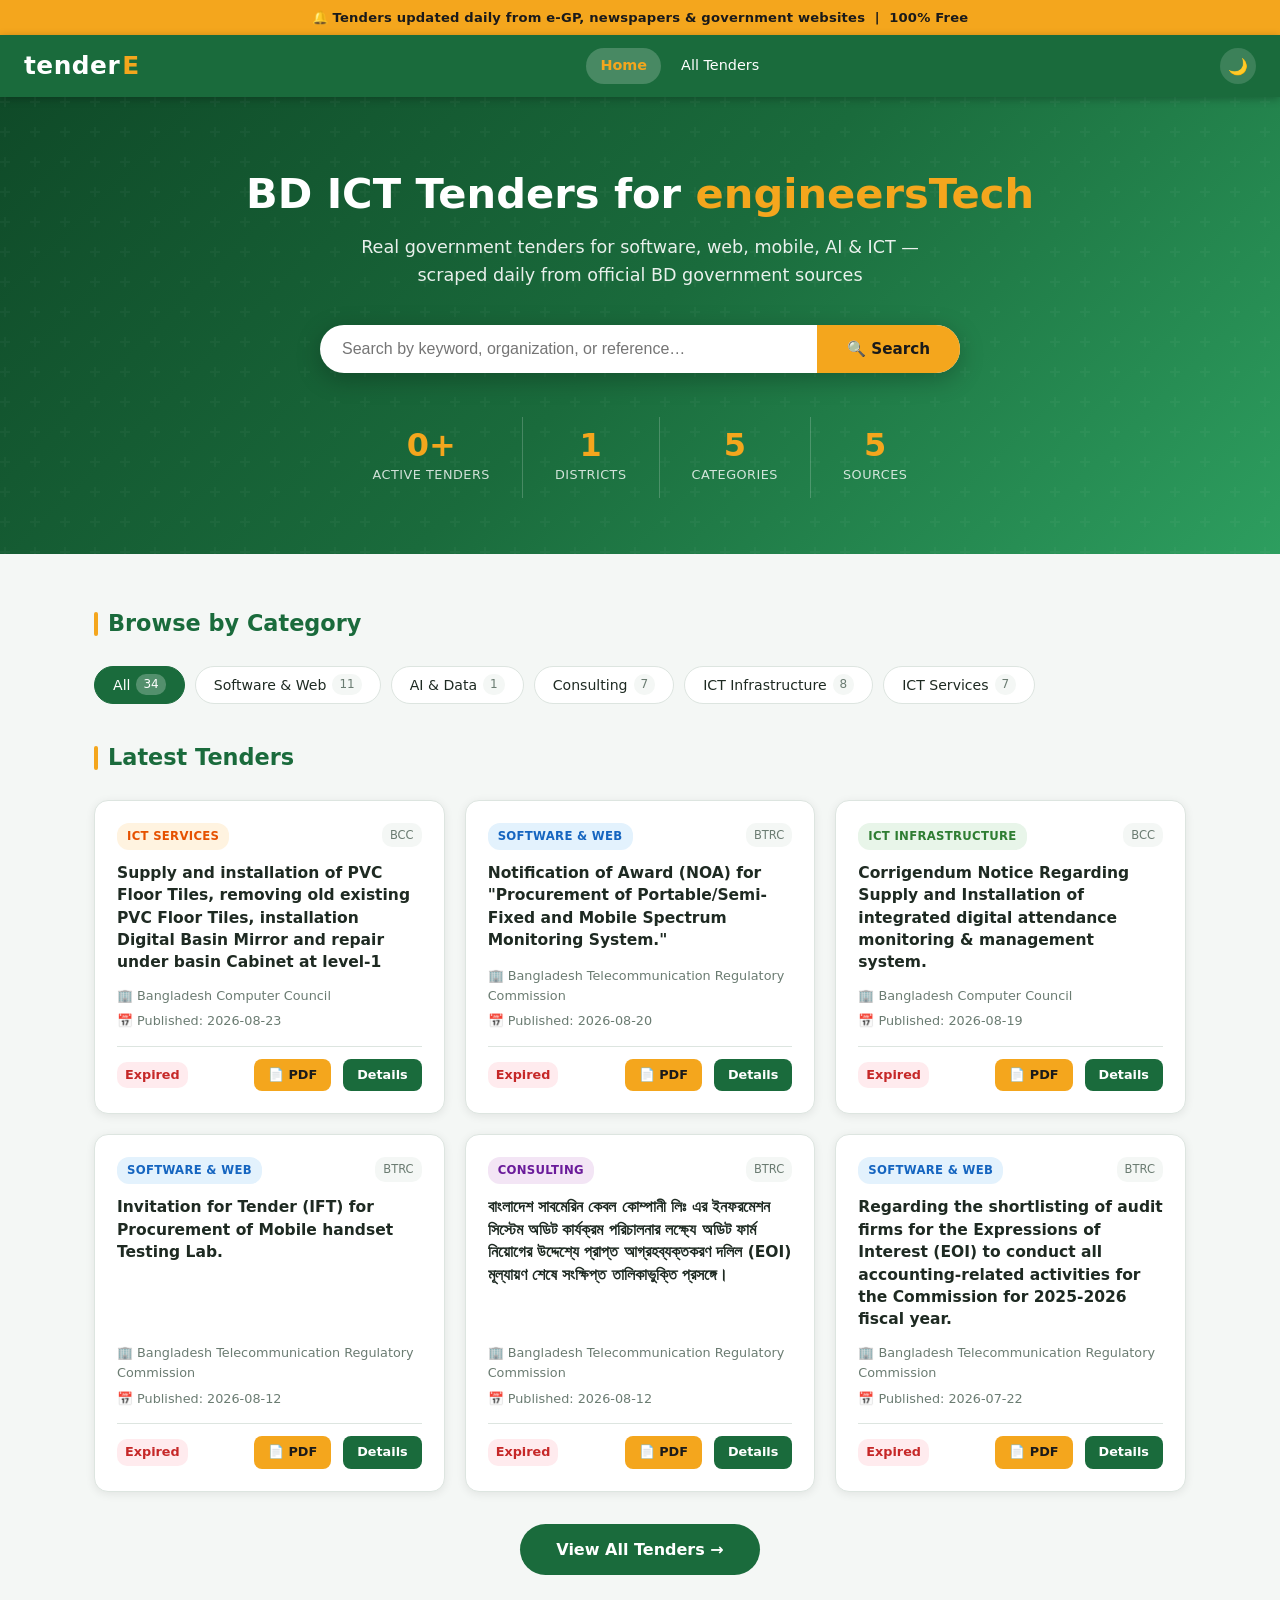
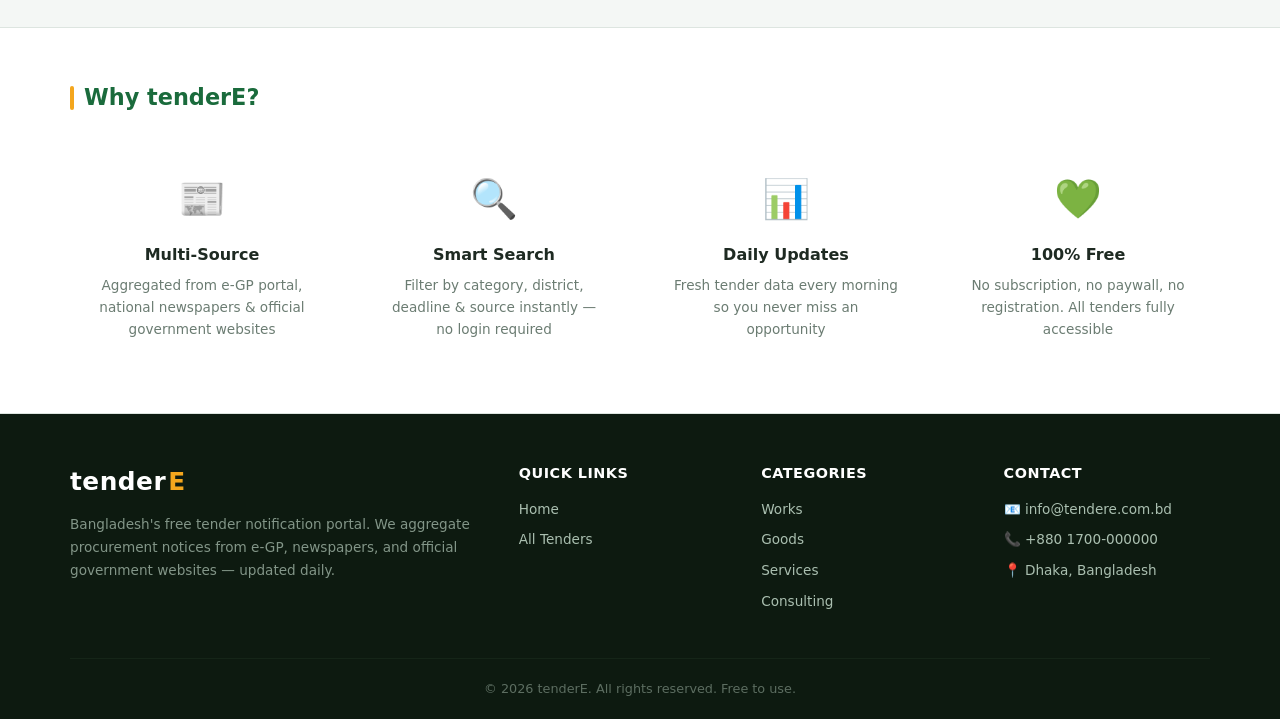
<file: index.html>
<!DOCTYPE html>
<html lang="en">
<head>
  <meta charset="UTF-8">
  <meta name="viewport" content="width=device-width, initial-scale=1.0">
  <title>tenderE – Bangladesh Tender Notification Portal</title>
  <meta name="description" content="Find latest Bangladesh government tenders, bids & procurement notices from e-GP, newspapers & official sources. Free to use.">
  <link rel="stylesheet" href="style.css">
</head>
<body>

<div class="notice-bar">🔔 Tenders updated daily from e-GP, newspapers & government websites &nbsp;|&nbsp; 100% Free</div>

<nav>
  <a href="index.html" class="nav-logo">tender<span>E</span></a>
  <div class="nav-links">
    <a href="index.html" class="active">Home</a>
    <a href="tenders.html">All Tenders</a>
  </div>
  <div class="nav-right">
    <button class="theme-btn" id="themeBtn" title="Toggle dark mode">🌙</button>
    <button class="hamburger" id="hamburger">☰</button>
  </div>
</nav>

<!-- Mobile Nav -->
<div class="mobile-nav" id="mobileNav">
  <div class="mobile-nav-panel">
    <button class="mobile-nav-close" id="mobileNavClose">✕</button>
    <div class="nav-logo" style="color:#fff;margin-bottom:16px">tender<span>E</span></div>
    <a href="index.html" class="active">🏠 Home</a>
    <a href="tenders.html">📋 All Tenders</a>
    <a href="tenders.html?cat=Works">🏗 Works</a>
    <a href="tenders.html?cat=Goods">📦 Goods</a>
    <a href="tenders.html?cat=Services">🛠 Services</a>
    <a href="tenders.html?cat=Consulting">💼 Consulting</a>
  </div>
</div>

<section class="hero">
  <div class="hero-content">
    <h1>BD ICT Tenders for <span>engineersTech</span></h1>
    <p>Real government tenders for software, web, mobile, AI & ICT — scraped daily from official BD government sources</p>
    <div class="search-box">
      <input type="text" id="heroSearch" placeholder="Search by keyword, organization, or reference…" autocomplete="off">
      <button onclick="doSearch()">🔍 Search</button>
    </div>
    <div class="hero-stats">
      <div class="stat-item"><strong id="statTotal">0</strong><span>Active Tenders</span></div>
      <div class="stat-item"><strong id="statDistricts">0</strong><span>Districts</span></div>
      <div class="stat-item"><strong id="statCategories">0</strong><span>Categories</span></div>
      <div class="stat-item"><strong id="statSources">0</strong><span>Sources</span></div>
    </div>
  </div>
</section>

<div class="section">
  <div class="section-title">Browse by Category</div>
  <div class="categories" id="catPills"></div>

  <div class="section-title">Latest Tenders</div>
  <div class="tender-grid" id="tenderGrid"></div>

  <div style="text-align:center;margin-top:32px">
    <a href="tenders.html" class="btn-primary" style="display:inline-flex;padding:13px 36px;border-radius:50px;font-size:1rem">View All Tenders →</a>
  </div>
</div>

<div class="features-section">
  <div style="max-width:1140px;margin:0 auto">
    <div class="section-title" style="margin-bottom:32px">Why tenderE?</div>
    <div class="features-grid">
      <div class="feature-item"><span class="feature-icon">📰</span><h3>Multi-Source</h3><p>Aggregated from e-GP portal, national newspapers & official government websites</p></div>
      <div class="feature-item"><span class="feature-icon">🔍</span><h3>Smart Search</h3><p>Filter by category, district, deadline & source instantly — no login required</p></div>
      <div class="feature-item"><span class="feature-icon">📊</span><h3>Daily Updates</h3><p>Fresh tender data every morning so you never miss an opportunity</p></div>
      <div class="feature-item"><span class="feature-icon">💚</span><h3>100% Free</h3><p>No subscription, no paywall, no registration. All tenders fully accessible</p></div>
    </div>
  </div>
</div>

<footer>
  <div class="footer-grid">
    <div class="footer-brand">
      <div class="nav-logo">tender<span style="color:var(--accent)">E</span></div>
      <p>Bangladesh's free tender notification portal. We aggregate procurement notices from e-GP, newspapers, and official government websites — updated daily.</p>
    </div>
    <div>
      <h4>Quick Links</h4>
      <ul>
        <li><a href="index.html">Home</a></li>
        <li><a href="tenders.html">All Tenders</a></li>
      </ul>
    </div>
    <div>
      <h4>Categories</h4>
      <ul>
        <li><a href="tenders.html?cat=Works">Works</a></li>
        <li><a href="tenders.html?cat=Goods">Goods</a></li>
        <li><a href="tenders.html?cat=Services">Services</a></li>
        <li><a href="tenders.html?cat=Consulting">Consulting</a></li>
      </ul>
    </div>
    <div>
      <h4>Contact</h4>
      <ul>
        <li>📧 info@tendere.com.bd</li>
        <li>📞 +880 1700-000000</li>
        <li>📍 Dhaka, Bangladesh</li>
      </ul>
    </div>
  </div>
  <div class="footer-bottom">© 2026 tenderE. All rights reserved. Free to use.</div>
</footer>

<script src="data.js"></script>
<script>
  // Dark mode
  const html = document.documentElement;
  const themeBtn = document.getElementById("themeBtn");
  if (localStorage.getItem("theme") === "dark") { html.setAttribute("data-theme","dark"); themeBtn.textContent = "☀️"; }
  themeBtn.onclick = () => {
    const dark = html.getAttribute("data-theme") === "dark";
    html.setAttribute("data-theme", dark ? "light" : "dark");
    themeBtn.textContent = dark ? "🌙" : "☀️";
    localStorage.setItem("theme", dark ? "light" : "dark");
  };

  // Mobile nav
  const mobileNav = document.getElementById("mobileNav");
  document.getElementById("hamburger").onclick = () => mobileNav.classList.add("open");
  document.getElementById("mobileNavClose").onclick = () => mobileNav.classList.remove("open");
  mobileNav.addEventListener("click", e => { if (e.target === mobileNav) mobileNav.classList.remove("open"); });

  // Animated counter
  function animateCount(el, target, suffix="") {
    let start = 0, step = Math.ceil(target / 30);
    const timer = setInterval(() => {
      start = Math.min(start + step, target);
      el.textContent = start + suffix;
      if (start >= target) clearInterval(timer);
    }, 40);
  }

  // Stats
  const active = TENDERS.filter(t => daysLeft(t.deadline) >= 0).length;
  const districts = new Set(TENDERS.map(t => t.district)).size;
  const sources = new Set(TENDERS.map(t => t.source)).size;
  animateCount(document.getElementById("statTotal"), active, "+");
  animateCount(document.getElementById("statDistricts"), districts);
  animateCount(document.getElementById("statCategories"), CATEGORIES.length - 1);
  animateCount(document.getElementById("statSources"), sources);

  // Category pills with counts
  let activeCategory = "All";
  const pillsEl = document.getElementById("catPills");
  CATEGORIES.forEach(c => {
    const count = c === "All" ? TENDERS.length : TENDERS.filter(t => t.category === c).length;
    const el = document.createElement("span");
    el.className = "cat-pill" + (c === "All" ? " active" : "");
    el.innerHTML = `${c} <span class="count">${count}</span>`;
    el.onclick = () => {
      activeCategory = c;
      document.querySelectorAll(".cat-pill").forEach(p => p.classList.remove("active"));
      el.classList.add("active");
      renderHome();
    };
    pillsEl.appendChild(el);
  });

  function renderHome() {
    const list = filterTenders({ category: activeCategory }).slice(0, 6);
    document.getElementById("tenderGrid").innerHTML = list.map(renderCard).join("");
  }

  function doSearch() {
    const q = document.getElementById("heroSearch").value.trim();
    window.location.href = q ? `tenders.html?q=${encodeURIComponent(q)}` : "tenders.html";
  }
  document.getElementById("heroSearch").addEventListener("keydown", e => { if (e.key === "Enter") doSearch(); });

  renderHome();
</script>
</body>
</html>
</file>
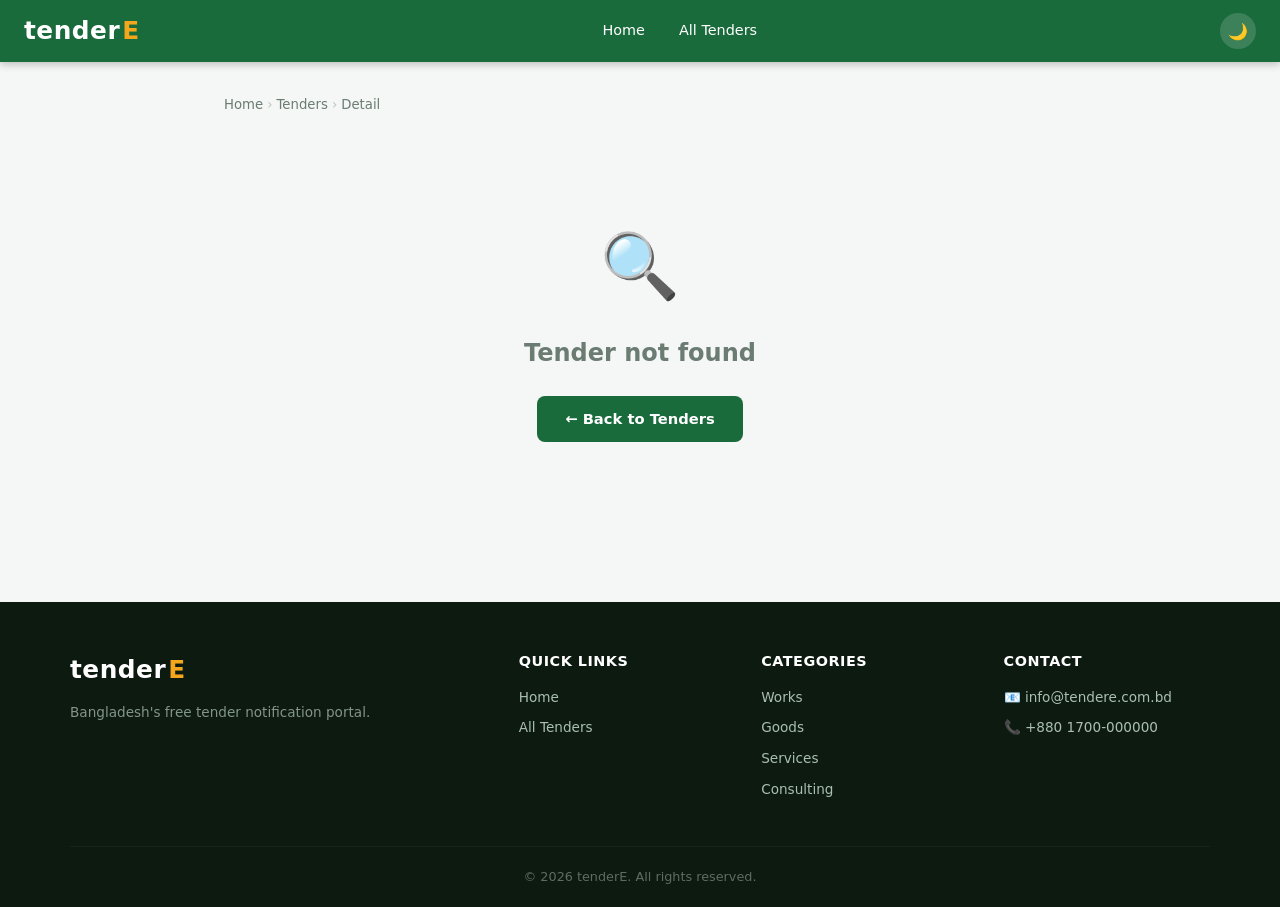
<file: detail.html>
<!DOCTYPE html>
<html lang="en">
<head>
  <meta charset="UTF-8">
  <meta name="viewport" content="width=device-width, initial-scale=1.0">
  <title>Tender Detail – tenderE</title>
  <link rel="stylesheet" href="style.css">
</head>
<body>

<nav>
  <a href="index.html" class="nav-logo">tender<span>E</span></a>
  <div class="nav-links">
    <a href="index.html">Home</a>
    <a href="tenders.html">All Tenders</a>
  </div>
  <div class="nav-right">
    <button class="theme-btn" id="themeBtn" title="Toggle dark mode">🌙</button>
    <button class="hamburger" id="hamburger">☰</button>
  </div>
</nav>

<div class="mobile-nav" id="mobileNav">
  <div class="mobile-nav-panel">
    <button class="mobile-nav-close" id="mobileNavClose">✕</button>
    <div class="nav-logo" style="color:#fff;margin-bottom:16px">tender<span>E</span></div>
    <a href="index.html">🏠 Home</a>
    <a href="tenders.html" class="active">📋 All Tenders</a>
  </div>
</div>

<div class="detail-wrap">
  <div class="breadcrumb">
    <a href="index.html">Home</a>
    <span class="sep">›</span>
    <a href="tenders.html">Tenders</a>
    <span class="sep">›</span>
    <span id="breadTitle">Detail</span>
  </div>
  <div id="detailContent"></div>
</div>

<footer>
  <div class="footer-grid">
    <div class="footer-brand">
      <div class="nav-logo">tender<span style="color:var(--accent)">E</span></div>
      <p>Bangladesh's free tender notification portal.</p>
    </div>
    <div><h4>Quick Links</h4><ul><li><a href="index.html">Home</a></li><li><a href="tenders.html">All Tenders</a></li></ul></div>
    <div><h4>Categories</h4><ul><li><a href="tenders.html?cat=Works">Works</a></li><li><a href="tenders.html?cat=Goods">Goods</a></li><li><a href="tenders.html?cat=Services">Services</a></li><li><a href="tenders.html?cat=Consulting">Consulting</a></li></ul></div>
    <div><h4>Contact</h4><ul><li>📧 info@tendere.com.bd</li><li>📞 +880 1700-000000</li></ul></div>
  </div>
  <div class="footer-bottom">© 2026 tenderE. All rights reserved.</div>
</footer>

<script src="data.js"></script>
<script>
  // Dark mode
  const html = document.documentElement;
  const themeBtn = document.getElementById("themeBtn");
  if (localStorage.getItem("theme") === "dark") { html.setAttribute("data-theme","dark"); themeBtn.textContent = "☀️"; }
  themeBtn.onclick = () => {
    const dark = html.getAttribute("data-theme") === "dark";
    html.setAttribute("data-theme", dark ? "light" : "dark");
    themeBtn.textContent = dark ? "🌙" : "☀️";
    localStorage.setItem("theme", dark ? "light" : "dark");
  };

  // Mobile nav
  const mobileNav = document.getElementById("mobileNav");
  document.getElementById("hamburger").onclick = () => mobileNav.classList.add("open");
  document.getElementById("mobileNavClose").onclick = () => mobileNav.classList.remove("open");
  mobileNav.addEventListener("click", e => { if (e.target === mobileNav) mobileNav.classList.remove("open"); });

  const id = parseInt(new URLSearchParams(location.search).get("id"));
  const t = TENDERS.find(x => x.id === id);

  if (!t) {
    document.getElementById("detailContent").innerHTML = `
      <div style="text-align:center;padding:80px 24px;color:var(--muted)">
        <div style="font-size:4rem;margin-bottom:16px">🔍</div>
        <h2 style="margin-bottom:8px">Tender not found</h2>
        <a href="tenders.html" class="btn-primary" style="display:inline-flex;margin-top:16px">← Back to Tenders</a>
      </div>`;
  } else {
    document.title = t.title + " – tenderE";
    document.getElementById("breadTitle").textContent = t.ref;

    const d = daysLeft(t.deadline);
    const alert = d < 0
      ? `<div class="alert alert-danger">⚠ This tender has expired.</div>`
      : d <= 5
      ? `<div class="alert alert-warning">⚠ Deadline in ${d} day${d===1?'':'s'} — act quickly!</div>`
      : "";

    // Related tenders: same category, different id, max 4
    const related = TENDERS.filter(x => x.category === t.category && x.id !== t.id).slice(0, 4);
    const relatedHtml = related.length ? `
      <div class="related-section">
        <h3>Related Tenders (${t.category})</h3>
        <div class="related-grid">
          ${related.map(r => `
          <div class="related-card">
            <h4><a href="detail.html?id=${r.id}">${r.title}</a></h4>
            <p>📍 ${r.district} &nbsp;·&nbsp; ${deadlineLabel(r.deadline)}</p>
          </div>`).join("")}
        </div>
      </div>` : "";

    document.getElementById("detailContent").innerHTML = `
    <div class="detail-card">
      ${alert}
      <div class="detail-actions-top">
        <button class="btn-action" onclick="window.print()">🖨 Print</button>
        <button class="btn-action" onclick="shareThis()">🔗 Share</button>
        <a href="tenders.html?cat=${encodeURIComponent(t.category)}" class="btn-action">📂 More ${t.category}</a>
      </div>

      <span class="card-badge ${badgeClass(t.category)}">${t.category}</span>
      <h1>${t.title}</h1>

      <div class="detail-meta">
        <div class="meta-item"><label>Reference No.</label><span>${t.ref}</span></div>
        <div class="meta-item"><label>Organization</label><span>${t.org}</span></div>
        <div class="meta-item"><label>District</label><span>📍 ${t.district}</span></div>
        <div class="meta-item"><label>Source</label><span>${t.source}</span></div>
        <div class="meta-item"><label>Published</label><span>${t.date}</span></div>
        <div class="meta-item"><label>Deadline</label><span style="font-weight:700;color:${d<0?'#c62828':d<=5?'#e65100':'var(--primary)'}">${t.deadline}</span></div>
        <div class="meta-item"><label>Estimated Value</label><span style="font-weight:700;font-size:1.05rem">${t.value}</span></div>
        <div class="meta-item"><label>Days Remaining</label><span>${d < 0 ? '<span style="color:#c62828">Expired</span>' : `<span style="color:var(--primary);font-weight:700">${d} days</span>`}</span></div>
      </div>

      <div class="detail-section">
        <h3>About This Tender</h3>
        <p>This procurement notice has been issued by <strong>${t.org}</strong> under the <strong>${t.category}</strong> category. Published on ${t.date}, bids must be submitted before <strong>${t.deadline}</strong>.</p>
        <p style="margin-top:10px">Interested bidders should review all tender documents carefully and ensure compliance with the Public Procurement Act 2006 and relevant regulations before submitting.</p>
      </div>

      <div class="detail-section">
        <h3>Eligibility Requirements</h3>
        <ul>
          <li>Valid trade license and TIN certificate</li>
          <li>Relevant experience in ${t.category.toLowerCase()} contracts</li>
          <li>Financial capacity as specified in tender documents</li>
          <li>Registration with relevant professional bodies (if applicable)</li>
          <li>No blacklisting by any government agency</li>
        </ul>
      </div>

      <div class="detail-bottom-actions">
        <a href="tenders.html" class="btn-outline">← Back to List</a>
        <a href="tenders.html?cat=${encodeURIComponent(t.category)}" class="btn-primary">Browse ${t.category} Tenders</a>
      </div>
    </div>

    ${relatedHtml}`;
  }

  function shareThis() {
    if (navigator.share) {
      navigator.share({ title: t?.title, url: location.href });
    } else {
      navigator.clipboard.writeText(location.href).then(() => alert("Link copied to clipboard!"));
    }
  }
</script>
</body>
</html>
</file>
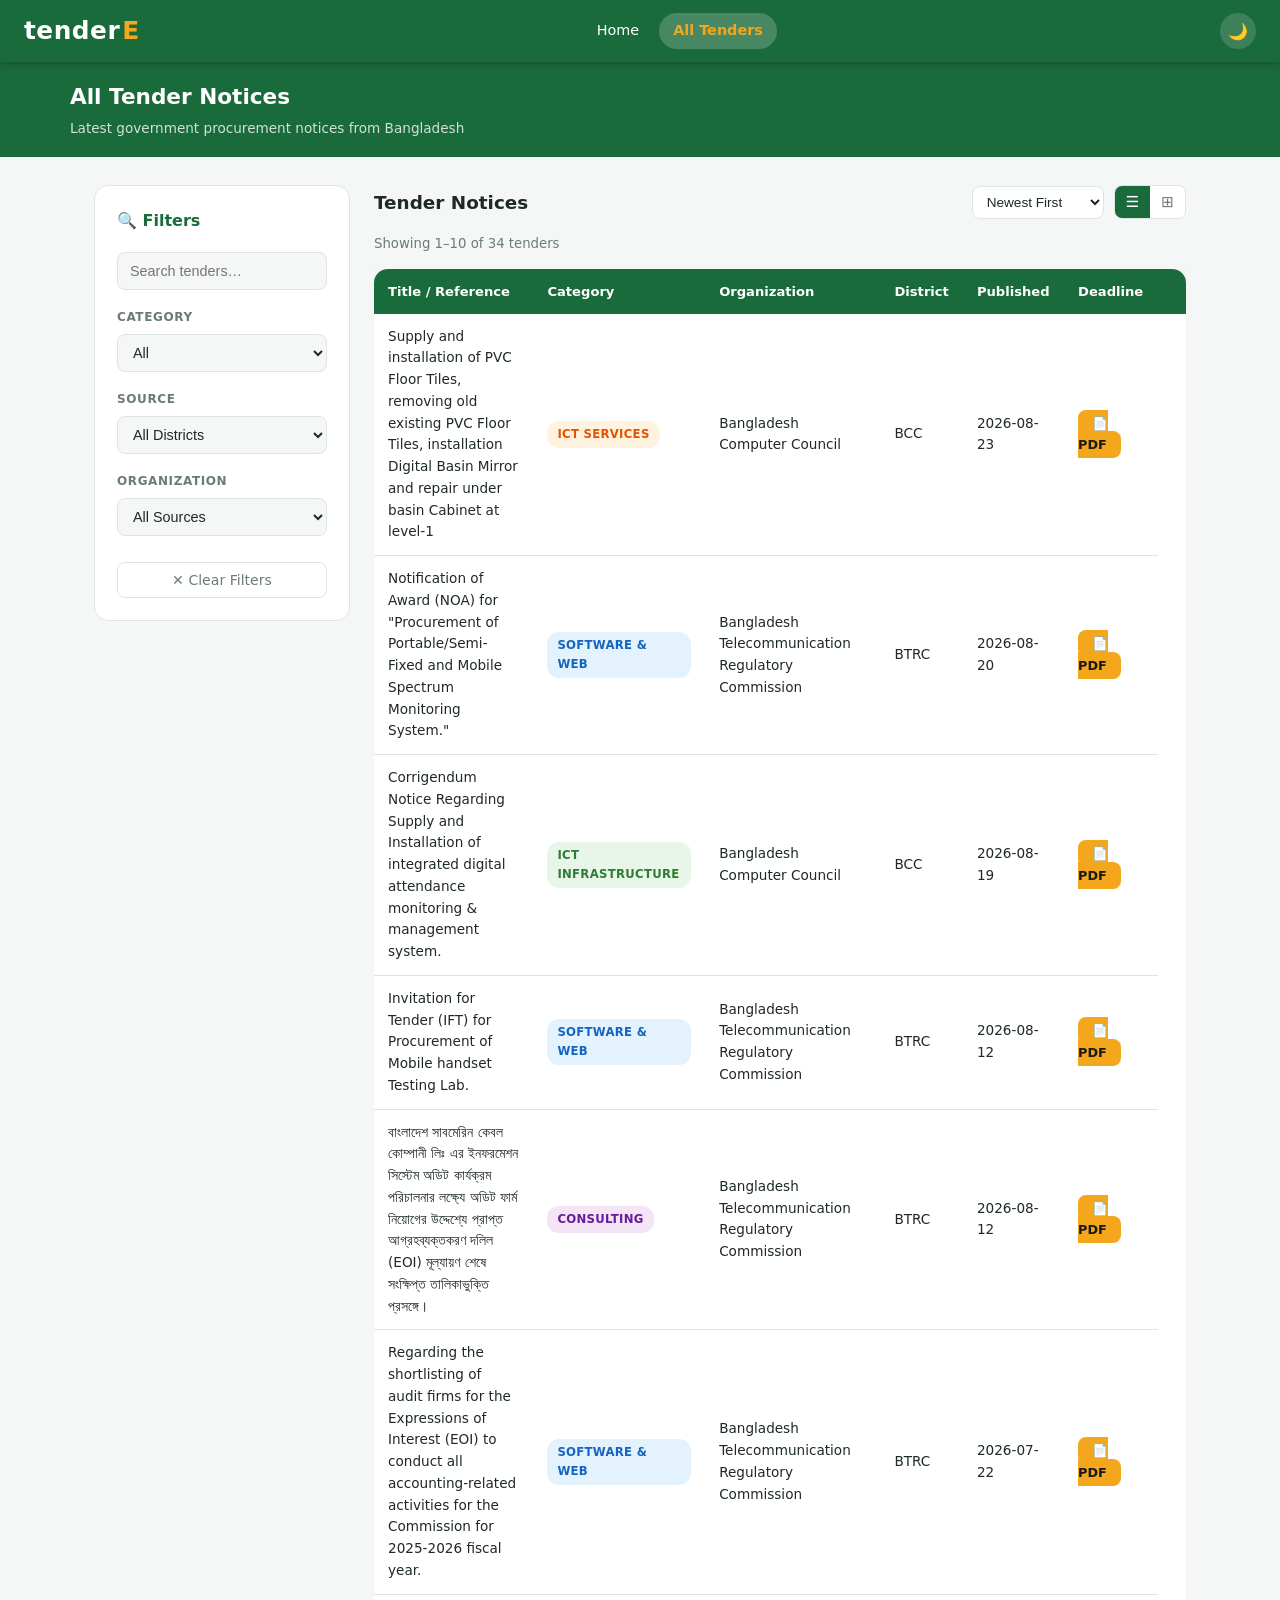
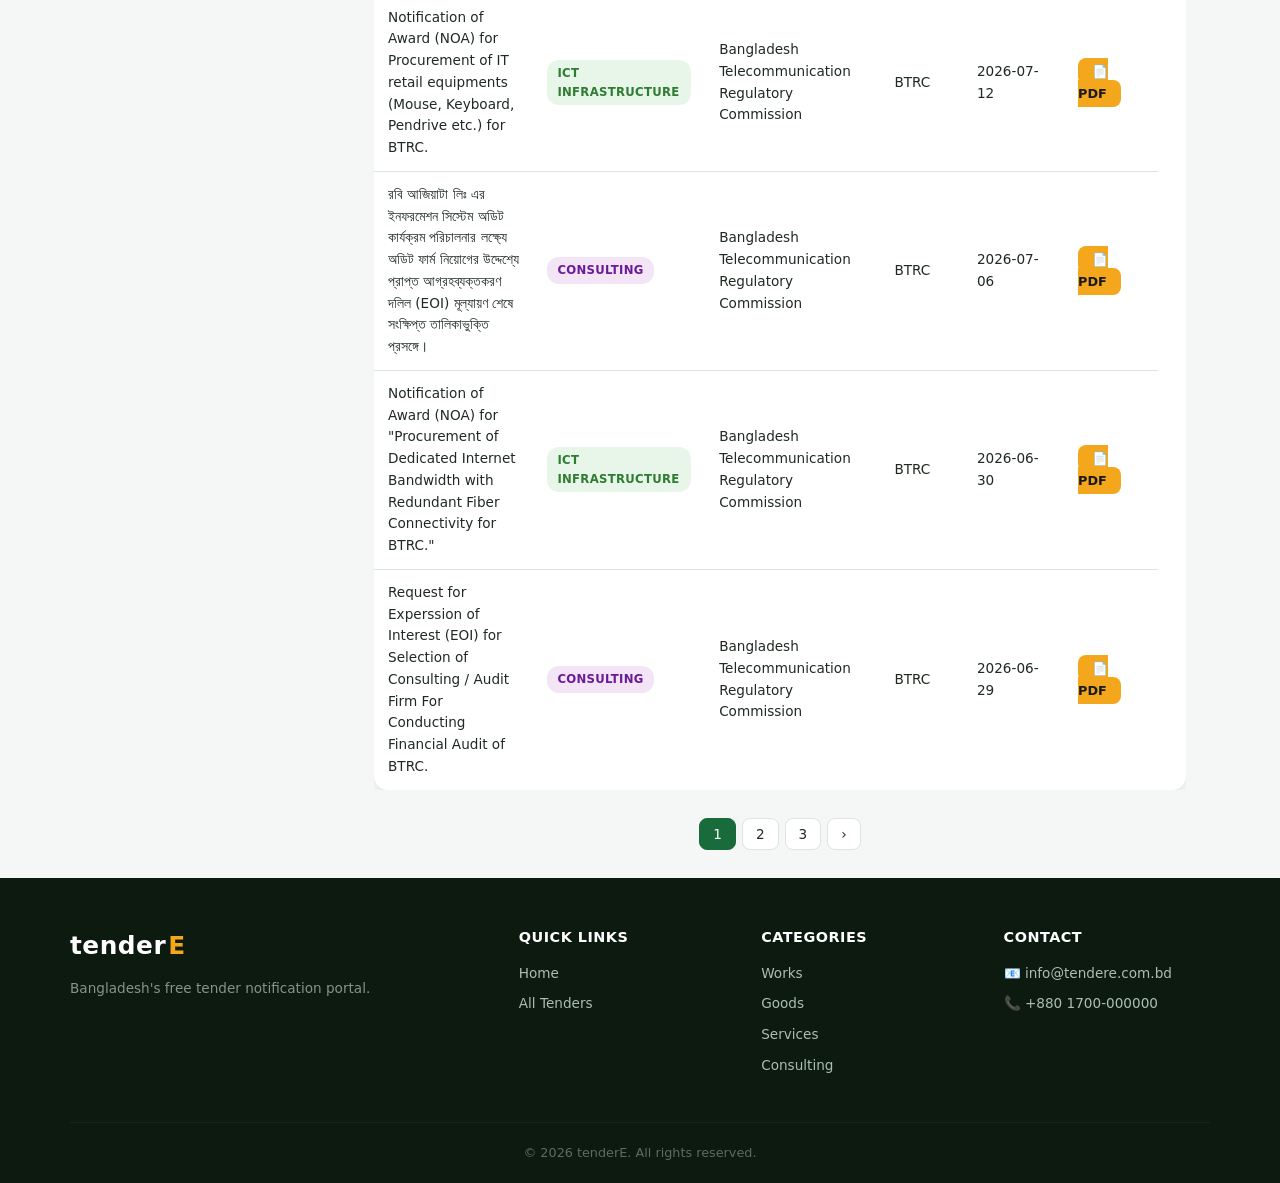
<file: tenders.html>
<!DOCTYPE html>
<html lang="en">
<head>
  <meta charset="UTF-8">
  <meta name="viewport" content="width=device-width, initial-scale=1.0">
  <title>All Tenders – tenderE</title>
  <link rel="stylesheet" href="style.css">
</head>
<body>

<nav>
  <a href="index.html" class="nav-logo">tender<span>E</span></a>
  <div class="nav-links">
    <a href="index.html">Home</a>
    <a href="tenders.html" class="active">All Tenders</a>
  </div>
  <div class="nav-right">
    <button class="theme-btn" id="themeBtn" title="Toggle dark mode">🌙</button>
    <button class="hamburger" id="hamburger">☰</button>
  </div>
</nav>

<div class="mobile-nav" id="mobileNav">
  <div class="mobile-nav-panel">
    <button class="mobile-nav-close" id="mobileNavClose">✕</button>
    <div class="nav-logo" style="color:#fff;margin-bottom:16px">tender<span>E</span></div>
    <a href="index.html">🏠 Home</a>
    <a href="tenders.html" class="active">📋 All Tenders</a>
    <a href="tenders.html?cat=Works">🏗 Works</a>
    <a href="tenders.html?cat=Goods">📦 Goods</a>
    <a href="tenders.html?cat=Services">🛠 Services</a>
    <a href="tenders.html?cat=Consulting">💼 Consulting</a>
  </div>
</div>

<div style="background:var(--primary);color:#fff;padding:18px 24px">
  <div style="max-width:1140px;margin:0 auto">
    <h1 style="font-size:1.35rem;font-weight:700">All Tender Notices</h1>
    <p style="font-size:.85rem;opacity:.8;margin-top:3px">Latest government procurement notices from Bangladesh</p>
  </div>
</div>

<div class="listing-layout">
  <!-- SIDEBAR -->
  <aside class="sidebar" id="sidebar">
    <h3>🔍 Filters</h3>

    <div class="search-input-wrap">
      <input type="text" id="fQuery" placeholder="Search tenders…" autocomplete="off">
      <button class="search-clear" id="searchClear">✕</button>
    </div>

    <div class="filter-group">
      <label>Category</label>
      <select id="fCat">
        <option>All</option>
        <option>Software & Web</option>
        <option>AI & Data</option>
        <option>Consulting</option>
        <option>ICT Infrastructure</option>
        <option>ICT Services</option>
      </select>
    </div>

    <div class="filter-group">
      <label>Source</label>
      <select id="fDist">
        <option>All Districts</option>
        <option>Dhaka</option>
      </select>
    </div>

    <div class="filter-group">
      <label>Organization</label>
      <select id="fSource">
        <option>All Sources</option>
        <option>ICT Division (a2i)</option>
        <option>BCC</option>
        <option>BTRC</option>
        <option>BTCL</option>
        <option>DoICT</option>
        <option>BHTPA</option>
      </select>
    </div>

    <button class="btn-reset" onclick="resetFilters()">✕ Clear Filters</button>
  </aside>

  <!-- MAIN -->
  <main>
    <button class="filter-toggle" onclick="openMobileFilter()">⚙ Filters</button>

    <div class="listing-header">
      <h2 id="listingTitle">Tender Notices</h2>
      <div class="listing-controls">
        <select id="sortBy" onchange="applyFilters()">
          <option value="newest">Newest First</option>
          <option value="deadline">Deadline Soon</option>
        </select>
        <div class="view-toggle">
          <button class="view-btn active" id="btnTable" onclick="setView('table')" title="Table view">☰</button>
          <button class="view-btn" id="btnGrid" onclick="setView('grid')" title="Grid view">⊞</button>
        </div>
      </div>
    </div>

    <div class="result-count" id="resultCount"></div>
    <div id="tenderOutput"></div>
    <div class="pagination" id="pagination"></div>
  </main>
</div>

<!-- Mobile filter overlay -->
<div class="mobile-filter-overlay" id="mobileFilterOverlay" onclick="closeMobileFilter()">
  <div class="mobile-filter-panel" onclick="event.stopPropagation()">
    <h3>🔍 Filter Tenders</h3>
    <div class="filter-group">
      <label>Category</label>
      <select id="mfCat" onchange="syncMobileFilter()">
        <option>All</option><option>Software & Web</option><option>AI & Data</option><option>Consulting</option><option>ICT Infrastructure</option><option>ICT Services</option>
      </select>
    </div>
    <div class="filter-group">
      <label>Organization</label>
      <select id="mfDist" onchange="syncMobileFilter()">
        <option>All Districts</option><option>Dhaka</option>
      </select>
    </div>
    <div class="filter-group">
      <label>Source</label>
      <select id="mfSource" onchange="syncMobileFilter()">
        <option>All Sources</option><option>ICT Division (a2i)</option><option>BCC</option><option>BTRC</option><option>BTCL</option><option>DoICT</option><option>BHTPA</option>
      </select>
    </div>
    <button class="btn-filter" onclick="closeMobileFilter()">Apply Filters</button>
    <button class="btn-reset" onclick="resetFilters();closeMobileFilter()">Clear All</button>
  </div>
</div>

<footer>
  <div class="footer-grid">
    <div class="footer-brand">
      <div class="nav-logo">tender<span style="color:var(--accent)">E</span></div>
      <p>Bangladesh's free tender notification portal.</p>
    </div>
    <div><h4>Quick Links</h4><ul><li><a href="index.html">Home</a></li><li><a href="tenders.html">All Tenders</a></li></ul></div>
    <div><h4>Categories</h4><ul><li><a href="tenders.html?cat=Works">Works</a></li><li><a href="tenders.html?cat=Goods">Goods</a></li><li><a href="tenders.html?cat=Services">Services</a></li><li><a href="tenders.html?cat=Consulting">Consulting</a></li></ul></div>
    <div><h4>Contact</h4><ul><li>📧 info@tendere.com.bd</li><li>📞 +880 1700-000000</li></ul></div>
  </div>
  <div class="footer-bottom">© 2026 tenderE. All rights reserved.</div>
</footer>

<script src="data.js"></script>
<script>
  // Dark mode
  const html = document.documentElement;
  const themeBtn = document.getElementById("themeBtn");
  if (localStorage.getItem("theme") === "dark") { html.setAttribute("data-theme","dark"); themeBtn.textContent = "☀️"; }
  themeBtn.onclick = () => {
    const dark = html.getAttribute("data-theme") === "dark";
    html.setAttribute("data-theme", dark ? "light" : "dark");
    themeBtn.textContent = dark ? "🌙" : "☀️";
    localStorage.setItem("theme", dark ? "light" : "dark");
  };

  // Mobile nav
  const mobileNav = document.getElementById("mobileNav");
  document.getElementById("hamburger").onclick = () => mobileNav.classList.add("open");
  document.getElementById("mobileNavClose").onclick = () => mobileNav.classList.remove("open");
  mobileNav.addEventListener("click", e => { if (e.target === mobileNav) mobileNav.classList.remove("open"); });

  const PAGE_SIZE = 10;
  let currentPage = 1, results = [], currentView = "table";

  function getFilters() {
    return {
      query: document.getElementById("fQuery").value,
      category: document.getElementById("fCat").value,
      district: document.getElementById("fDist").value,
      source: document.getElementById("fSource").value,
      sort: document.getElementById("sortBy").value,
    };
  }

  function applyFilters() {
    currentPage = 1;
    results = filterTenders(getFilters());
    const q = document.getElementById("fQuery").value;
    document.getElementById("searchClear").style.display = q ? "block" : "none";
    render();
  }

  function render() {
    const start = (currentPage - 1) * PAGE_SIZE;
    const page = results.slice(start, start + PAGE_SIZE);
    const out = document.getElementById("tenderOutput");

    if (!results.length) {
      out.innerHTML = `<div style="text-align:center;padding:48px;color:var(--muted)"><div style="font-size:3rem;margin-bottom:12px">🔍</div><p>No tenders found. Try adjusting your filters.</p></div>`;
    } else if (currentView === "grid") {
      out.innerHTML = `<div class="tender-grid">${page.map(renderCard).join("")}</div>`;
    } else {
      out.innerHTML = `<div style="overflow-x:auto"><table class="tender-table"><thead><tr>
        <th>Title / Reference</th><th>Category</th><th>Organization</th><th>District</th><th>Published</th><th>Deadline</th><th></th>
      </tr></thead><tbody>${page.map(renderRow).join("")}</tbody></table></div>`;
    }

    const total = results.length;
    document.getElementById("resultCount").textContent = total
      ? `Showing ${start+1}–${Math.min(start+PAGE_SIZE, total)} of ${total} tenders`
      : "";
    renderPagination();
  }

  function renderPagination() {
    const total = Math.ceil(results.length / PAGE_SIZE);
    const el = document.getElementById("pagination");
    if (total <= 1) { el.innerHTML = ""; return; }
    let html = "";
    if (currentPage > 1) html += `<button onclick="goPage(${currentPage-1})">‹</button>`;
    for (let i = Math.max(1,currentPage-2); i <= Math.min(total,currentPage+2); i++) {
      html += `<button class="${i===currentPage?'active':''}" onclick="goPage(${i})">${i}</button>`;
    }
    if (currentPage < total) html += `<button onclick="goPage(${currentPage+1})">›</button>`;
    el.innerHTML = html;
  }

  function goPage(p) { currentPage = p; render(); window.scrollTo(0,80); }

  function setView(v) {
    currentView = v;
    document.getElementById("btnTable").classList.toggle("active", v === "table");
    document.getElementById("btnGrid").classList.toggle("active", v === "grid");
    render();
  }

  function resetFilters() {
    ["fQuery","fCat","fDist","fSource"].forEach(id => {
      const el = document.getElementById(id);
      if (el.tagName === "SELECT") el.selectedIndex = 0;
      else el.value = "";
    });
    document.getElementById("sortBy").selectedIndex = 0;
    document.getElementById("searchClear").style.display = "none";
    syncToMobile();
    applyFilters();
  }

  function syncToMobile() {
    document.getElementById("mfCat").value = document.getElementById("fCat").value;
    document.getElementById("mfDist").value = document.getElementById("fDist").value;
    document.getElementById("mfSource").value = document.getElementById("fSource").value;
  }

  function syncMobileFilter() {
    document.getElementById("fCat").value = document.getElementById("mfCat").value;
    document.getElementById("fDist").value = document.getElementById("mfDist").value;
    document.getElementById("fSource").value = document.getElementById("mfSource").value;
    applyFilters();
  }

  function openMobileFilter() { document.getElementById("mobileFilterOverlay").classList.add("open"); syncToMobile(); }
  function closeMobileFilter() { document.getElementById("mobileFilterOverlay").classList.remove("open"); }

  // Live search (no button needed)
  document.getElementById("fQuery").addEventListener("input", applyFilters);
  document.getElementById("fCat").addEventListener("change", applyFilters);
  document.getElementById("fDist").addEventListener("change", applyFilters);
  document.getElementById("fSource").addEventListener("change", applyFilters);
  document.getElementById("searchClear").addEventListener("click", () => {
    document.getElementById("fQuery").value = "";
    document.getElementById("searchClear").style.display = "none";
    applyFilters();
  });

  // URL params
  const params = new URLSearchParams(location.search);
  if (params.get("q")) { document.getElementById("fQuery").value = params.get("q"); document.getElementById("searchClear").style.display = "block"; }
  if (params.get("cat")) document.getElementById("fCat").value = params.get("cat");

  applyFilters();
</script>
</body>
</html>
</file>
<file: style.css>
/* ── TOKENS ─────────────────────────────────────────── */
:root {
  --primary:#1a6b3c; --primary-dark:#145530; --primary-light:#e8f5ee;
  --accent:#f4a61d; --accent-dark:#d4880d;
  --text:#1e2a22; --muted:#6b7c72; --border:#dde5e0;
  --bg:#f4f7f5; --card:#fff; --nav-bg:#1a6b3c;
  --shadow:0 2px 10px rgba(0,0,0,.08);
  --shadow-lg:0 8px 32px rgba(0,0,0,.12);
  --radius:8px; --radius-lg:14px;
  --transition:.2s ease;
}
[data-theme="dark"] {
  --primary:#2ecc71; --primary-dark:#27ae60; --primary-light:#0d2b1a;
  --accent:#f4a61d; --accent-dark:#d4880d;
  --text:#e8f0eb; --muted:#8fa898; --border:#2a3d30;
  --bg:#111c15; --card:#182318; --nav-bg:#0d1a10;
  --shadow:0 2px 10px rgba(0,0,0,.4);
  --shadow-lg:0 8px 32px rgba(0,0,0,.5);
}

/* ── RESET ──────────────────────────────────────────── */
*,*::before,*::after{box-sizing:border-box;margin:0;padding:0}
html{scroll-behavior:smooth}
body{font-family:'Segoe UI',system-ui,sans-serif;color:var(--text);background:var(--bg);line-height:1.6;transition:background var(--transition),color var(--transition)}
a{color:inherit;text-decoration:none}
img{max-width:100%}
button{font-family:inherit}

/* ── NOTICE BAR ─────────────────────────────────────── */
.notice-bar{background:var(--accent);color:#1a1a1a;text-align:center;padding:7px 16px;font-size:.82rem;font-weight:600;letter-spacing:.2px}

/* ── NAV ────────────────────────────────────────────── */
nav{background:var(--nav-bg);color:#fff;display:flex;align-items:center;justify-content:space-between;padding:0 24px;height:62px;position:sticky;top:0;z-index:200;box-shadow:0 2px 8px rgba(0,0,0,.25)}
.nav-logo{font-size:1.55rem;font-weight:800;letter-spacing:.5px;display:flex;align-items:center;gap:2px}
.nav-logo span{color:var(--accent)}
.nav-links{display:flex;gap:6px;align-items:center}
.nav-links a{padding:6px 14px;border-radius:20px;font-size:.9rem;transition:background var(--transition),color var(--transition)}
.nav-links a:hover{background:rgba(255,255,255,.15)}
.nav-links a.active{background:rgba(255,255,255,.2);font-weight:600;color:var(--accent)}
.nav-right{display:flex;align-items:center;gap:10px}
.theme-btn{background:rgba(255,255,255,.15);border:none;color:#fff;width:36px;height:36px;border-radius:50%;cursor:pointer;font-size:1rem;display:flex;align-items:center;justify-content:center;transition:background var(--transition)}
.theme-btn:hover{background:rgba(255,255,255,.3)}
.hamburger{display:none;background:none;border:none;color:#fff;font-size:1.4rem;cursor:pointer;padding:4px}

/* mobile nav drawer */
.mobile-nav{display:none;position:fixed;inset:0;z-index:300;background:rgba(0,0,0,.5)}
.mobile-nav.open{display:block}
.mobile-nav-panel{position:absolute;top:0;left:0;width:260px;height:100%;background:var(--nav-bg);padding:24px 20px;display:flex;flex-direction:column;gap:8px;transform:translateX(-100%);transition:transform .3s ease}
.mobile-nav.open .mobile-nav-panel{transform:translateX(0)}
.mobile-nav-panel a{color:#fff;padding:12px 16px;border-radius:var(--radius);font-size:1rem;display:block}
.mobile-nav-panel a:hover,.mobile-nav-panel a.active{background:rgba(255,255,255,.15);color:var(--accent)}
.mobile-nav-close{align-self:flex-end;background:none;border:none;color:#fff;font-size:1.5rem;cursor:pointer;margin-bottom:8px}

/* ── HERO ───────────────────────────────────────────── */
.hero{background:linear-gradient(135deg,#0f4a28 0%,var(--primary) 50%,#2d9e5f 100%);color:#fff;text-align:center;padding:72px 24px 56px;position:relative;overflow:hidden}
.hero::before{content:'';position:absolute;inset:0;background:url("data:image/svg+xml,%3Csvg width='60' height='60' viewBox='0 0 60 60' xmlns='http://www.w3.org/2000/svg'%3E%3Cg fill='none' fill-rule='evenodd'%3E%3Cg fill='%23ffffff' fill-opacity='0.03'%3E%3Cpath d='M36 34v-4h-2v4h-4v2h4v4h2v-4h4v-2h-4zm0-30V0h-2v4h-4v2h4v4h2V6h4V4h-4zM6 34v-4H4v4H0v2h4v4h2v-4h4v-2H6zM6 4V0H4v4H0v2h4v4h2V6h4V4H6z'/%3E%3C/g%3E%3C/g%3E%3C/svg%3E")}
.hero-content{position:relative;z-index:1}
.hero h1{font-size:2.6rem;font-weight:800;margin-bottom:14px;line-height:1.2}
.hero h1 span{color:var(--accent)}
.hero p{font-size:1.1rem;opacity:.9;margin-bottom:36px;max-width:560px;margin-left:auto;margin-right:auto}
.search-box{display:flex;max-width:640px;margin:0 auto;background:#fff;border-radius:50px;overflow:hidden;box-shadow:0 6px 24px rgba(0,0,0,.25)}
.search-box input{flex:1;border:none;outline:none;padding:15px 22px;font-size:1rem;color:#222;background:transparent}
.search-box button{background:var(--accent);border:none;cursor:pointer;padding:0 30px;font-size:.95rem;font-weight:700;color:#1a1a1a;transition:background var(--transition);white-space:nowrap}
.search-box button:hover{background:var(--accent-dark)}
.hero-stats{display:flex;justify-content:center;gap:0;margin-top:44px;flex-wrap:wrap}
.stat-item{text-align:center;padding:12px 32px;border-right:1px solid rgba(255,255,255,.2)}
.stat-item:last-child{border-right:none}
.stat-item strong{display:block;font-size:2rem;font-weight:800;color:var(--accent);line-height:1}
.stat-item span{font-size:.8rem;opacity:.8;text-transform:uppercase;letter-spacing:.5px;margin-top:4px;display:block}

/* ── SECTIONS ───────────────────────────────────────── */
.section{padding:52px 24px;max-width:1140px;margin:0 auto}
.section-title{font-size:1.4rem;font-weight:700;margin-bottom:24px;color:var(--primary);display:flex;align-items:center;gap:10px}
.section-title::before{content:'';display:block;width:4px;height:24px;background:var(--accent);border-radius:2px;flex-shrink:0}

/* ── CATEGORY PILLS ─────────────────────────────────── */
.categories{display:flex;flex-wrap:wrap;gap:10px;margin-bottom:36px}
.cat-pill{background:var(--card);border:1.5px solid var(--border);border-radius:24px;padding:7px 18px;font-size:.88rem;cursor:pointer;transition:all var(--transition);font-weight:500;display:flex;align-items:center;gap:6px}
.cat-pill:hover{border-color:var(--primary);color:var(--primary)}
.cat-pill.active{background:var(--primary);color:#fff;border-color:var(--primary)}
.cat-pill .count{background:rgba(255,255,255,.25);border-radius:10px;padding:1px 7px;font-size:.75rem}
.cat-pill:not(.active) .count{background:var(--bg);color:var(--muted)}

/* ── TENDER CARDS ───────────────────────────────────── */
.tender-grid{display:grid;grid-template-columns:repeat(auto-fill,minmax(320px,1fr));gap:20px}
.tender-card{background:var(--card);border-radius:var(--radius-lg);border:1px solid var(--border);padding:22px;box-shadow:var(--shadow);transition:transform var(--transition),box-shadow var(--transition);display:flex;flex-direction:column}
.tender-card:hover{transform:translateY(-4px);box-shadow:var(--shadow-lg)}
.card-top{display:flex;justify-content:space-between;align-items:flex-start;margin-bottom:12px}
.card-badge{display:inline-flex;align-items:center;gap:4px;font-size:.73rem;font-weight:700;padding:4px 10px;border-radius:12px;text-transform:uppercase;letter-spacing:.3px}
.badge-works{background:#e8f5e9;color:#2e7d32}
.badge-goods{background:#e3f2fd;color:#1565c0}
.badge-services,.badge-ict-services{background:#fff3e0;color:#e65100}
.badge-consulting{background:#f3e5f5;color:#6a1b9a}
.badge-software{background:#e3f2fd;color:#1565c0}
.badge-ai{background:#fce4ec;color:#880e4f}
.badge-infra{background:#e8f5e9;color:#2e7d32}
[data-theme="dark"] .badge-works,[data-theme="dark"] .badge-infra{background:#0d2b0d;color:#66bb6a}
[data-theme="dark"] .badge-goods,[data-theme="dark"] .badge-software{background:#0d1b2b;color:#64b5f6}
[data-theme="dark"] .badge-services,[data-theme="dark"] .badge-ict-services{background:#2b1a0d;color:#ffa726}
[data-theme="dark"] .badge-consulting{background:#1e0d2b;color:#ce93d8}
[data-theme="dark"] .badge-ai{background:#2b0d1a;color:#f48fb1}
.card-source{font-size:.72rem;color:var(--muted);background:var(--bg);padding:3px 8px;border-radius:10px}
.tender-card h3{font-size:.97rem;line-height:1.45;margin-bottom:12px;flex:1}
.tender-card h3 a:hover{color:var(--primary)}
.card-meta{font-size:.8rem;color:var(--muted);display:flex;flex-direction:column;gap:5px;margin-bottom:14px}
.card-meta span{display:flex;align-items:center;gap:6px}
.card-footer{display:flex;justify-content:space-between;align-items:center;padding-top:12px;border-top:1px solid var(--border);margin-top:auto}
.deadline{font-size:.8rem;font-weight:700;padding:3px 8px;border-radius:10px}
.deadline.urgent{background:#ffebee;color:#c62828}
.deadline.warning{background:#fff3e0;color:#e65100}
.deadline.normal{background:var(--primary-light);color:var(--primary)}
[data-theme="dark"] .deadline.urgent{background:#2b0d0d;color:#ef9a9a}
[data-theme="dark"] .deadline.warning{background:#2b1a0d;color:#ffa726}
[data-theme="dark"] .deadline.normal{background:#0d2b1a;color:#66bb6a}
.btn-sm{background:var(--primary);color:#fff;padding:6px 14px;border-radius:var(--radius);font-size:.8rem;font-weight:600;transition:background var(--transition)}
.btn-sm:hover{background:var(--primary-dark)}

/* ── LISTING PAGE ───────────────────────────────────── */
.listing-layout{display:grid;grid-template-columns:256px 1fr;gap:24px;max-width:1140px;margin:0 auto;padding:28px 24px}
.sidebar{background:var(--card);border-radius:var(--radius-lg);border:1px solid var(--border);padding:22px;height:fit-content;position:sticky;top:78px}
.sidebar h3{font-size:1rem;font-weight:700;margin-bottom:18px;color:var(--primary);display:flex;align-items:center;gap:8px}
.filter-group{margin-bottom:18px}
.filter-group label{display:block;font-size:.75rem;font-weight:700;margin-bottom:7px;color:var(--muted);text-transform:uppercase;letter-spacing:.6px}
.filter-group select,.filter-group input[type=text]{width:100%;padding:9px 11px;border:1.5px solid var(--border);border-radius:var(--radius);font-size:.9rem;outline:none;background:var(--bg);color:var(--text);transition:border-color var(--transition)}
.filter-group select:focus,.filter-group input:focus{border-color:var(--primary)}
.btn-filter{width:100%;background:var(--primary);color:#fff;border:none;padding:11px;border-radius:var(--radius);font-size:.92rem;font-weight:700;cursor:pointer;transition:background var(--transition)}
.btn-filter:hover{background:var(--primary-dark)}
.btn-reset{width:100%;background:none;border:1.5px solid var(--border);padding:9px;border-radius:var(--radius);font-size:.88rem;cursor:pointer;margin-top:8px;color:var(--muted);transition:all var(--transition)}
.btn-reset:hover{border-color:var(--primary);color:var(--primary)}

/* mobile filter toggle */
.filter-toggle{display:none;align-items:center;gap:8px;background:var(--primary);color:#fff;border:none;padding:9px 18px;border-radius:var(--radius);font-size:.9rem;font-weight:600;cursor:pointer;margin-bottom:16px}
.mobile-filter-overlay{display:none;position:fixed;inset:0;z-index:250;background:rgba(0,0,0,.5)}
.mobile-filter-overlay.open{display:block}
.mobile-filter-panel{position:absolute;bottom:0;left:0;right:0;background:var(--card);border-radius:var(--radius-lg) var(--radius-lg) 0 0;padding:24px;max-height:85vh;overflow-y:auto}
.mobile-filter-panel h3{margin-bottom:16px;font-size:1.1rem}

/* listing header */
.listing-header{display:flex;justify-content:space-between;align-items:center;margin-bottom:14px;flex-wrap:wrap;gap:10px}
.listing-header h2{font-size:1.15rem;font-weight:700}
.listing-controls{display:flex;align-items:center;gap:10px}
.listing-controls select{padding:7px 10px;border:1.5px solid var(--border);border-radius:var(--radius);font-size:.85rem;background:var(--card);color:var(--text);outline:none}
.view-toggle{display:flex;border:1.5px solid var(--border);border-radius:var(--radius);overflow:hidden}
.view-btn{background:var(--card);border:none;padding:7px 11px;cursor:pointer;color:var(--muted);font-size:.95rem;transition:all var(--transition)}
.view-btn.active{background:var(--primary);color:#fff}
.result-count{font-size:.83rem;color:var(--muted);margin-bottom:14px}

/* live search highlight */
.search-input-wrap{position:relative;margin-bottom:18px}
.search-input-wrap input{width:100%;padding:10px 36px 10px 12px;border:1.5px solid var(--border);border-radius:var(--radius);font-size:.9rem;outline:none;background:var(--bg);color:var(--text);transition:border-color var(--transition)}
.search-input-wrap input:focus{border-color:var(--primary)}
.search-clear{position:absolute;right:10px;top:50%;transform:translateY(-50%);background:none;border:none;cursor:pointer;color:var(--muted);font-size:1rem;display:none}

/* table */
.tender-table{width:100%;border-collapse:collapse;background:var(--card);border-radius:var(--radius-lg);overflow:hidden;box-shadow:var(--shadow)}
.tender-table th{background:var(--primary);color:#fff;padding:12px 14px;text-align:left;font-size:.82rem;font-weight:600;white-space:nowrap}
.tender-table td{padding:12px 14px;border-bottom:1px solid var(--border);font-size:.85rem;vertical-align:middle}
.tender-table tr:last-child td{border-bottom:none}
.tender-table tbody tr:hover td{background:var(--primary-light)}
[data-theme="dark"] .tender-table tbody tr:hover td{background:#0d2b1a}
.title-cell{max-width:300px}
.title-cell a:hover{color:var(--primary);text-decoration:underline}

/* pagination */
.pagination{display:flex;justify-content:center;gap:6px;margin-top:28px;flex-wrap:wrap}
.pagination button{padding:7px 13px;border:1.5px solid var(--border);background:var(--card);border-radius:var(--radius);cursor:pointer;font-size:.85rem;color:var(--text);transition:all var(--transition)}
.pagination button.active{background:var(--primary);color:#fff;border-color:var(--primary)}
.pagination button:hover:not(.active){border-color:var(--primary);color:var(--primary)}

/* ── DETAIL PAGE ────────────────────────────────────── */
.detail-wrap{max-width:880px;margin:32px auto;padding:0 24px 48px}
.breadcrumb{font-size:.83rem;color:var(--muted);margin-bottom:20px;display:flex;align-items:center;flex-wrap:wrap;gap:4px}
.breadcrumb a:hover{color:var(--primary)}
.breadcrumb .sep{opacity:.4}
.detail-card{background:var(--card);border-radius:var(--radius-lg);border:1px solid var(--border);padding:36px;box-shadow:var(--shadow)}
.detail-card h1{font-size:1.45rem;line-height:1.45;margin:12px 0 20px}
.detail-actions-top{display:flex;gap:10px;margin-bottom:24px;flex-wrap:wrap}
.btn-action{display:inline-flex;align-items:center;gap:6px;padding:8px 16px;border-radius:var(--radius);font-size:.85rem;font-weight:600;cursor:pointer;border:1.5px solid var(--border);background:var(--card);color:var(--text);transition:all var(--transition)}
.btn-action:hover{border-color:var(--primary);color:var(--primary)}
.detail-meta{display:grid;grid-template-columns:1fr 1fr;gap:1px;background:var(--border);border-radius:var(--radius);overflow:hidden;margin-bottom:28px}
.meta-item{background:var(--card);padding:14px 16px}
.meta-item label{font-size:.72rem;text-transform:uppercase;color:var(--muted);font-weight:700;letter-spacing:.5px;display:block;margin-bottom:4px}
.meta-item span{font-size:.95rem;font-weight:500}
.detail-section{margin-bottom:24px}
.detail-section h3{font-size:1rem;font-weight:700;color:var(--primary);margin-bottom:10px;padding-bottom:8px;border-bottom:1px solid var(--border)}
.detail-section p,.detail-section li{font-size:.92rem;line-height:1.75;color:var(--muted)}
.detail-section ul{padding-left:20px}
.detail-section li{margin-bottom:4px}
.detail-bottom-actions{display:flex;gap:12px;margin-top:28px;flex-wrap:wrap}
.btn-primary{background:var(--primary);color:#fff;padding:11px 28px;border-radius:var(--radius);font-weight:700;font-size:.92rem;border:none;cursor:pointer;transition:background var(--transition);display:inline-flex;align-items:center;gap:6px}
.btn-primary:hover{background:var(--primary-dark)}
.btn-outline{background:none;border:2px solid var(--primary);color:var(--primary);padding:11px 28px;border-radius:var(--radius);font-weight:700;font-size:.92rem;cursor:pointer;transition:all var(--transition);display:inline-flex;align-items:center;gap:6px}
.btn-outline:hover{background:var(--primary);color:#fff}

/* related tenders */
.related-section{margin-top:36px}
.related-section h3{font-size:1.1rem;font-weight:700;margin-bottom:16px;color:var(--primary)}
.related-grid{display:grid;grid-template-columns:1fr 1fr;gap:14px}
.related-card{background:var(--card);border:1px solid var(--border);border-radius:var(--radius);padding:14px;transition:box-shadow var(--transition)}
.related-card:hover{box-shadow:var(--shadow)}
.related-card h4{font-size:.88rem;line-height:1.4;margin-bottom:6px}
.related-card h4 a:hover{color:var(--primary)}
.related-card p{font-size:.78rem;color:var(--muted)}

/* alert banner */
.alert{border-radius:var(--radius);padding:12px 16px;margin-bottom:20px;font-size:.88rem;font-weight:600;display:flex;align-items:center;gap:8px}
.alert-danger{background:#ffebee;border:1px solid #ef9a9a;color:#c62828}
.alert-warning{background:#fff3e0;border:1px solid #ffcc80;color:#e65100}
[data-theme="dark"] .alert-danger{background:#2b0d0d;border-color:#c62828;color:#ef9a9a}
[data-theme="dark"] .alert-warning{background:#2b1a0d;border-color:#e65100;color:#ffa726}

/* ── WHY US ─────────────────────────────────────────── */
.features-section{background:var(--card);padding:52px 24px;border-top:1px solid var(--border);border-bottom:1px solid var(--border)}
.features-grid{display:grid;grid-template-columns:repeat(auto-fit,minmax(200px,1fr));gap:28px;max-width:1140px;margin:0 auto}
.feature-item{text-align:center;padding:20px}
.feature-icon{font-size:2.4rem;margin-bottom:12px;display:block}
.feature-item h3{font-size:1rem;font-weight:700;margin-bottom:8px}
.feature-item p{font-size:.85rem;color:var(--muted);line-height:1.6}

/* ── FOOTER ─────────────────────────────────────────── */
footer{background:#0d1a10;color:#aabfb0;padding:48px 24px 20px;margin-top:0}
.footer-grid{display:grid;grid-template-columns:2fr 1fr 1fr 1fr;gap:36px;max-width:1140px;margin:0 auto 36px}
.footer-brand .nav-logo{color:#fff}
.footer-brand p{font-size:.85rem;margin-top:12px;line-height:1.7;opacity:.75}
footer h4{color:#fff;font-size:.9rem;font-weight:700;margin-bottom:14px;text-transform:uppercase;letter-spacing:.5px}
footer ul{list-style:none}
footer ul li{margin-bottom:9px;font-size:.85rem}
footer ul li a:hover{color:var(--accent)}
.footer-bottom{text-align:center;font-size:.8rem;opacity:.5;border-top:1px solid #1e3020;padding-top:20px;max-width:1140px;margin:0 auto}

/* ── PRINT ──────────────────────────────────────────── */
@media print{
  nav,.notice-bar,footer,.detail-actions-top,.detail-bottom-actions,.related-section{display:none!important}
  .detail-card{box-shadow:none;border:none;padding:0}
  body{background:#fff;color:#000}
}

/* ── RESPONSIVE ─────────────────────────────────────── */
@media(max-width:900px){
  .listing-layout{grid-template-columns:1fr;padding:20px 16px}
  .sidebar{display:none;position:fixed;bottom:0;left:0;right:0;z-index:250;border-radius:var(--radius-lg) var(--radius-lg) 0 0;max-height:85vh;overflow-y:auto}
  .sidebar.mobile-open{display:block}
  .filter-toggle{display:flex}
  .footer-grid{grid-template-columns:1fr 1fr}
  .related-grid{grid-template-columns:1fr}
}
@media(max-width:640px){
  .nav-links{display:none}
  .hamburger{display:block}
  .hero h1{font-size:1.75rem}
  .hero p{font-size:.95rem}
  .stat-item{padding:10px 18px}
  .stat-item strong{font-size:1.5rem}
  .detail-meta{grid-template-columns:1fr}
  .detail-card{padding:20px}
  .footer-grid{grid-template-columns:1fr}
  .search-box button{padding:0 18px;font-size:.85rem}
}
@media(max-width:400px){
  .hero-stats{gap:0}
  .stat-item{padding:8px 12px}
}
</file>
